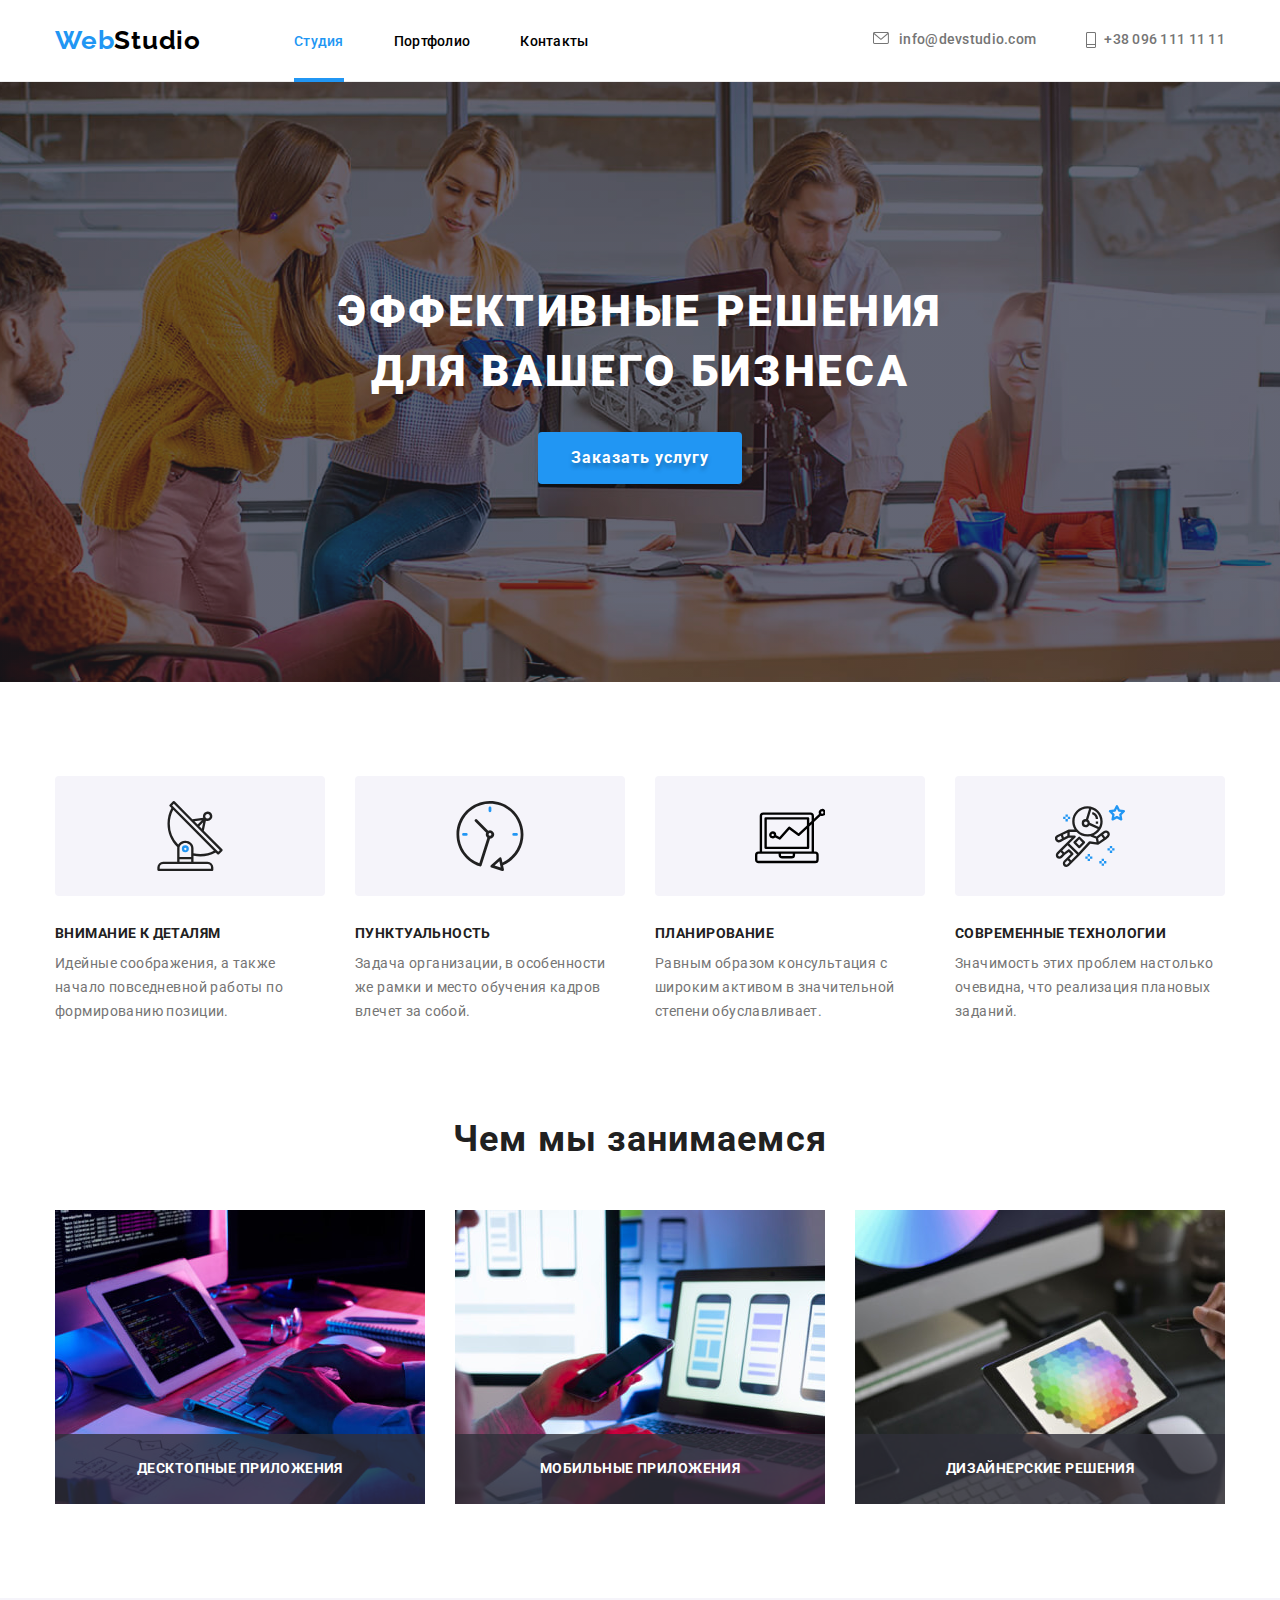
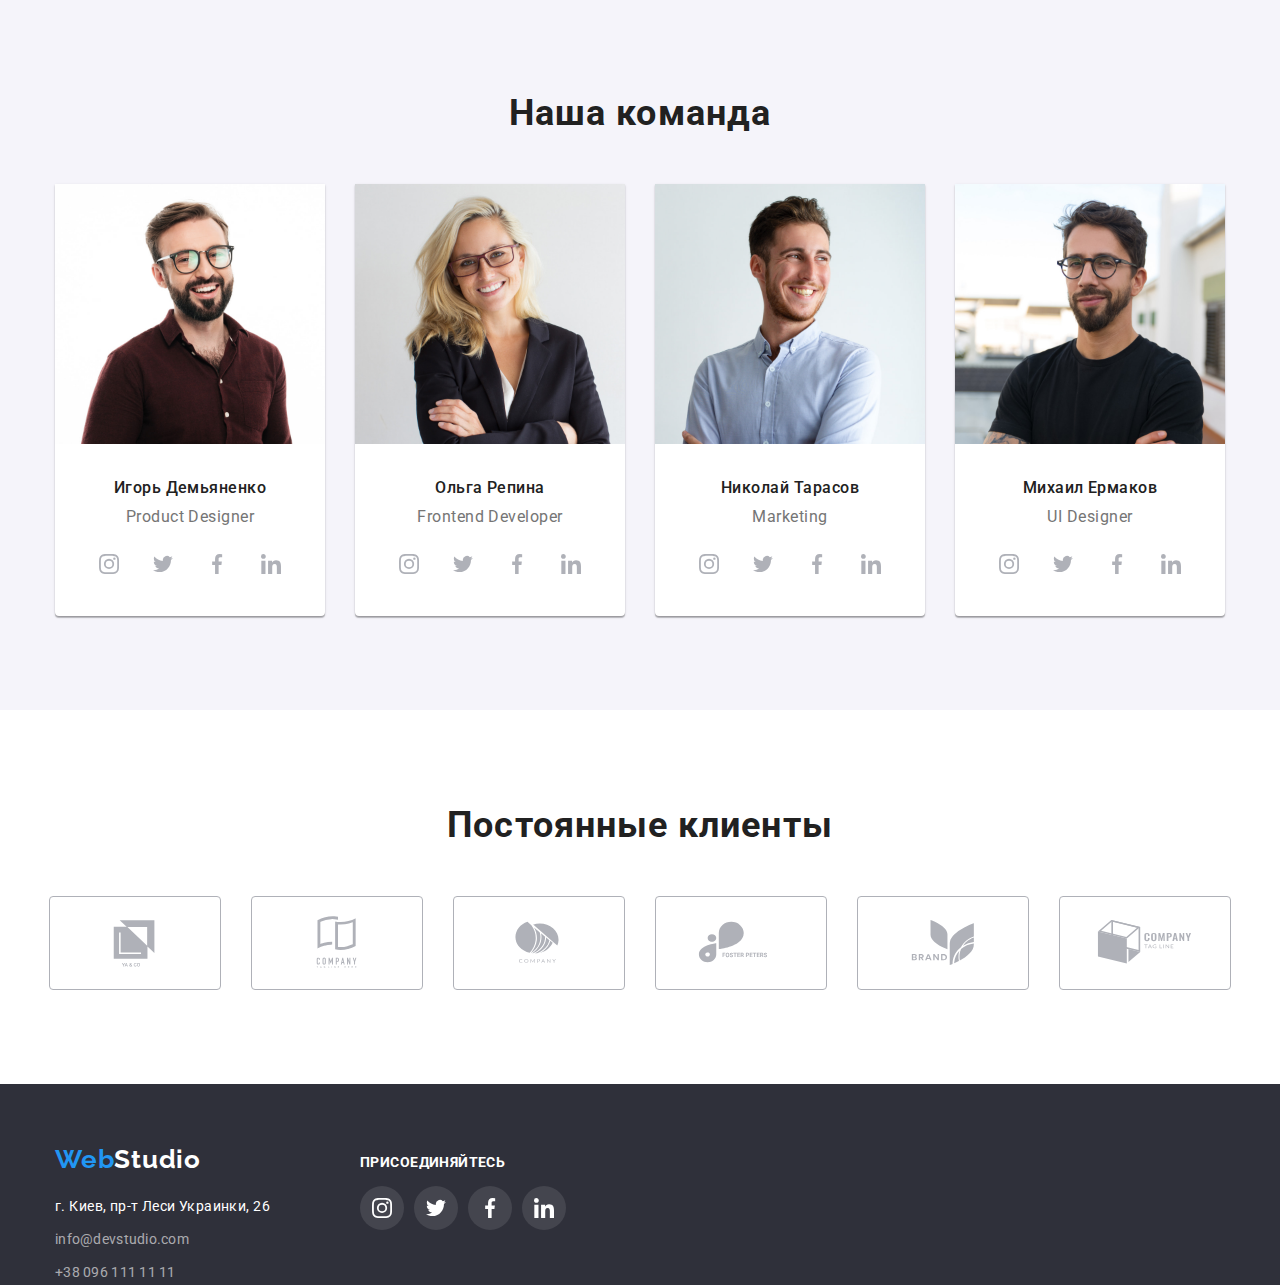
<file: index.html>
<!DOCTYPE html>
<html lang="ru">
  <head>
    <meta charset="UTF-8" />
    <meta http-equiv="X-UA-Compatible" content="IE=edge" />
    <meta name="viewport" content="width=device-width, initial-scale=1.0" />
    <title>Web Studio</title>
    <link
      rel="stylesheet"
      href="https://cdnjs.cloudflare.com/ajax/libs/modern-normalize/1.0.0/modern-normalize.min.css"
    />
    <link rel="preconnect" href="https://fonts.googleapis.com" />
    <link rel="preconnect" href="https://fonts.gstatic.com" crossorigin />
    <link
      href="https://fonts.googleapis.com/css2?family=Raleway:wght@700&family=Roboto:wght@400;500;700;900&display=swap"
      rel="stylesheet"
    />
    <link rel="stylesheet" href="./css/common.css" />
    <link rel="stylesheet" href="./css/styles.css" />
  </head>
  <body class="page">
    <!--Шапка-->

    <header class="page-header">
      <div class="header-container container">
        <nav class="main-nav">
          <a class="logo" href="./index.html">
            Web<span class="logo-color">Studio</span>
          </a>
          <ul class="header-nav list">
            <li class="item">
              <a class="link current navigation-link" href="./index.html"
                >Студия</a
              >
            </li>
            <li class="item">
              <a class="link navigation-link" href="./portfolio.htm"
                >Портфолио</a
              >
            </li>
            <li class="item">
              <a class="link navigation-link" href="./contacts.htm">Контакты</a>
            </li>
          </ul>
        </nav>
        <ul class="list-address list">
          <li class="header-item item">
            <a class="mailto link" href="mailto:info@devstudio.com">
              <svg class="icon-envelope">
                <use href="./sprite.svg#icon-envelope"></use>
              </svg>
              info@devstudio.com</a
            >
          </li>
          <li class="header-item item">
            <a class="tel link" href="tel:380961111111">
              <svg class="icon-vector">
                <use href="./sprite.svg#icon-vector"></use>
              </svg>
              +38 096 111 11 11</a
            >
          </li>
        </ul>
      </div>
    </header>
    <main>
      <!--Hero-->

      <section class="hero-section">
        <div class="overlay">
          <div class="hero-container">
            <h1>Эффективные решения<br />для вашего бизнеса</h1>
            <button type="button" class="primary-btn" data-modal-open>
              Заказать услугу
            </button>
            <div class="backdrop is-hidden" data-modal>
              <div class="modal-wrapper">
                <button class="modal-btn" data-modal-close>
                  <!-- <svg width="" height=""><use href="">
              </use></svg> -->
                </button>
                <form class="modal-form"></form>
              </div>
            </div>
          </div>
        </div>
      </section>

      <!--Qualities-->
      <section class="section">
        <div class="container">
          <h2 class="hidden section-title">Наши качества</h2>
          <ul class="feature-list list">
            <li class="item">
              <div class="features">
                <svg class="feature-icon">
                  <use href="./sprite.svg#icon-antenna-1"></use>
                </svg>
              </div>
              <h3>Внимание к деталям</h3>
              <p>
                Идейные соображения, а также начало повседневной работы по
                формированию позиции.
              </p>
            </li>
            <li class="item">
              <div class="features">
                <svg class="feature-icon">
                  <use href="./sprite.svg#icon-clock-1"></use>
                </svg>
              </div>
              <h3>Пунктуальность</h3>
              <p>
                Задача организации, в особенности же рамки и место обучения
                кадров влечет за собой.
              </p>
            </li>
            <li class="item">
              <div class="features">
                <svg class="feature-icon">
                  <use href="./sprite.svg#icon-comp"></use>
                </svg>
              </div>
              <h3>Планирование</h3>
              <p>
                Равным образом консультация с широким активом в значительной
                степени обуславливает.
              </p>
            </li>
            <li class="item">
              <div class="features">
                <svg class="feature-icon">
                  <use href="./sprite.svg#icon-astronaut-1"></use>
                </svg>
              </div>
              <h3>Современные технологии</h3>
              <p>
                Значимость этих проблем настолько очевидна, что реализация
                плановых заданий.
              </p>
            </li>
          </ul>
        </div>
      </section>
      <!--Work process-->
      <section class="section no-padding gallery">
        <div class="container">
          <h2 class="section-title">Чем мы занимаемся</h2>
          <ul class="list-pic list">
            <li class="item">
              <img
                class="work-process"
                src="./images/box1.jpg"
                alt="Рабочий процесс"
                width="370"
                height="294"
              />
              <p class="work-description">Десктопные приложения</p>
            </li>
            <li class="item">
              <img
                class="work-process"
                src="./images/box2.jpg"
                alt="Веб-дизайн для смартфонов"
                width="370"
                height="294"
              />
              <p class="work-description">Мобильные приложения</p>
            </li>
            <li class="item">
              <img
                class="work-process"
                src="./images/box3.jpg"
                alt="Веб-дизайн для планшетов"
                width="370"
                height="294"
              />
              <p class="work-description">Дизайнерские решения</p>
            </li>
          </ul>
        </div>
      </section>

      <!--Team-->
      <section class="section team">
        <div class="container team">
          <h2 class="section-title">Наша команда</h2>
          <ul class="team-list list">
            <li class="item">
              <img
                class="team-pic"
                src="./images/team-1.jpg"
                alt="Product Designer"
                width="270"
                height="260"
              />
              <div class="team-member">
                <h3>Игорь Демьяненко</h3>
                <p>Product Designer</p>
                <ul class="social-list list">
                  <li class="social-item">
                    <a
                      class="social-link link"
                      href=""
                      target="_blank"
                      rel="noopener noreferrer"
                      aria-label="иконка instagram"
                    >
                      <svg class="social-icon" width="20" height="20">
                        <use href="./sprite.svg#icon-instagram"></use>
                      </svg>
                    </a>
                  </li>
                  <li class="social-item">
                    <a
                      class="social-link link"
                      href=""
                      target="_blank"
                      rel="noopener noreferrer"
                      aria-label="иконка twitter"
                    >
                      <svg class="social-icon" width="20" height="20">
                        <use href="./sprite.svg#icon-twitter"></use>
                      </svg>
                    </a>
                  </li>
                  <li class="social-item">
                    <a
                      class="social-link link"
                      href=""
                      target="_blank"
                      rel="noopener noreferrer"
                      aria-label="иконка facebook"
                    >
                      <svg class="social-icon" width="20" height="20">
                        <use href="./sprite.svg#icon-facebook"></use>
                      </svg>
                    </a>
                  </li>
                  <li class="social-item">
                    <a
                      class="social-link link"
                      href=""
                      target="_blank"
                      rel="noopener noreferrer"
                      aria-label="иконка linkedin"
                    >
                      <svg class="social-icon" width="20" height="20">
                        <use href="./sprite.svg#icon-linkedin"></use>
                      </svg>
                    </a>
                  </li>
                </ul>
              </div>
            </li>
            <li class="item">
              <img
                class="team-pic"
                src="./images/team-2.jpg"
                alt="Frontend Developer"
                width="270"
                height="260"
              />
              <div class="team-member">
                <h3>Ольга Репина</h3>
                <p>Frontend Developer</p>
                <ul class="social-list list">
                  <li class="social-item">
                    <a
                      class="social-link link"
                      href=""
                      target="_blank"
                      rel="noopener noreferrer"
                      aria-label="иконка instagram"
                    >
                      <svg class="social-icon" width="20" height="20">
                        <use href="./sprite.svg#icon-instagram"></use>
                      </svg>
                    </a>
                  </li>
                  <li class="social-item">
                    <a
                      class="social-link link"
                      href=""
                      target="_blank"
                      rel="noopener noreferrer"
                      aria-label="иконка twitter"
                    >
                      <svg class="social-icon" width="20" height="20">
                        <use href="./sprite.svg#icon-twitter"></use>
                      </svg>
                    </a>
                  </li>
                  <li class="social-item">
                    <a
                      class="social-link link"
                      href=""
                      target="_blank"
                      rel="noopener noreferrer"
                      aria-label="иконка facebook"
                    >
                      <svg class="social-icon" width="20" height="20">
                        <use href="./sprite.svg#icon-facebook"></use>
                      </svg>
                    </a>
                  </li>
                  <li class="social-item">
                    <a
                      class="social-link link"
                      href=""
                      target="_blank"
                      rel="noopener noreferrer"
                      aria-label="иконка linkedin"
                    >
                      <svg class="social-icon" width="20" height="20">
                        <use href="./sprite.svg#icon-linkedin"></use>
                      </svg>
                    </a>
                  </li>
                </ul>
              </div>
            </li>
            <li class="item">
              <img
                class="team-pic"
                src="./images/team-3.jpg"
                alt="Marketing"
                width="270"
                height="260"
              />
              <div class="team-member">
                <h3>Николай Тарасов</h3>
                <p>Marketing</p>
                <ul class="social-list list">
                  <li class="social-item">
                    <a
                      class="social-link link"
                      href=""
                      target="_blank"
                      rel="noopener noreferrer"
                      aria-label="иконка instagram"
                    >
                      <svg class="social-icon" width="20" height="20">
                        <use href="./sprite.svg#icon-instagram"></use>
                      </svg>
                    </a>
                  </li>
                  <li class="social-item">
                    <a
                      class="social-link link"
                      href=""
                      target="_blank"
                      rel="noopener noreferrer"
                      aria-label="иконка twitter"
                    >
                      <svg class="social-icon" width="20" height="20">
                        <use href="./sprite.svg#icon-twitter"></use>
                      </svg>
                    </a>
                  </li>
                  <li class="social-item">
                    <a
                      class="social-link link"
                      href=""
                      target="_blank"
                      rel="noopener noreferrer"
                      aria-label="иконка facebook"
                    >
                      <svg class="social-icon" width="20" height="20">
                        <use href="./sprite.svg#icon-facebook"></use>
                      </svg>
                    </a>
                  </li>
                  <li class="social-item">
                    <a
                      class="social-link link"
                      href=""
                      target="_blank"
                      rel="noopener noreferrer"
                      aria-label="иконка linkedin"
                    >
                      <svg class="social-icon" width="20" height="20">
                        <use href="./sprite.svg#icon-linkedin"></use>
                      </svg>
                    </a>
                  </li>
                </ul>
              </div>
            </li>
            <li class="item">
              <img
                class="team-pic"
                src="./images/team-4.jpg"
                alt="UI Designer"
                width="270"
                height="260"
              />
              <div class="team-member">
                <h3>Михаил Ермаков</h3>
                <p>UI Designer</p>
                <ul class="social-list list">
                  <li class="social-item">
                    <a
                      class="social-link link"
                      href=""
                      target="_blank"
                      rel="noopener noreferrer"
                      aria-label="иконка instagram"
                    >
                      <svg class="social-icon" width="20" height="20">
                        <use href="./sprite.svg#icon-instagram"></use>
                      </svg>
                    </a>
                  </li>
                  <li class="social-item">
                    <a
                      class="social-link link"
                      href=""
                      target="_blank"
                      rel="noopener noreferrer"
                      aria-label="иконка twitter"
                    >
                      <svg class="social-icon" width="20" height="20">
                        <use href="./sprite.svg#icon-twitter"></use>
                      </svg>
                    </a>
                  </li>
                  <li class="social-item">
                    <a
                      class="social-link link"
                      href=""
                      target="_blank"
                      rel="noopener noreferrer"
                      aria-label="иконка facebook"
                    >
                      <svg class="social-icon" width="20" height="20">
                        <use href="./sprite.svg#icon-facebook"></use>
                      </svg>
                    </a>
                  </li>
                  <li class="social-item">
                    <a
                      class="social-link link"
                      href=""
                      target="_blank"
                      rel="noopener noreferrer"
                      aria-label="иконка linkedin"
                    >
                      <svg class="social-icon" width="20" height="20">
                        <use href="./sprite.svg#icon-linkedin"></use>
                      </svg>
                    </a>
                  </li>
                </ul>
              </div>
            </li>
          </ul>
        </div>
      </section>

      <!-- Clients -->

      <section class="section clients">
        <div class="clients container">
          <h2 class="section-title">Постоянные клиенты</h2>
          <ul class="clients-list list">
            <li class="client-items">
              <a
                class="client-link"
                href=""
                target="_blank"
                rel="noopener noreferrer"
                aria-label="лого клиента"
                ><svg width="106" height="60">
                  <use href="./sprite.svg#icon-client-1"></use>
                </svg>
              </a>
            </li>
            <li class="client-items">
              <a
                class="client-link"
                href=""
                target="_blank"
                rel="noopener noreferrer"
                aria-label="лого клиента"
                ><svg width="106" height="60">
                  <use href="./sprite.svg#icon-client-2"></use></svg
              ></a>
            </li>
            <li class="client-items">
              <a
                class="client-link"
                href=""
                target="_blank"
                rel="noopener noreferrer"
                aria-label="лого клиента"
                ><svg width="106" height="60">
                  <use href="./sprite.svg#icon-client-3"></use></svg
              ></a>
            </li>
            <li class="client-items">
              <a
                class="client-link"
                href=""
                target="_blank"
                rel="noopener noreferrer"
                aria-label="лого клиента"
                ><svg width="106" height="60">
                  <use href="./sprite.svg#icon-client-4"></use></svg
              ></a>
            </li>
            <li class="client-items">
              <a
                class="client-link"
                href=""
                target="_blank"
                rel="noopener noreferrer"
                aria-label="лого клиента"
                ><svg width="106" height="60">
                  <use href="./sprite.svg#icon-client-5"></use></svg
              ></a>
            </li>
            <li class="client-items">
              <a
                class="client-link"
                href=""
                target="_blank"
                rel="noopener noreferrer"
                aria-label="лого клиента"
                ><svg width="106" height="60">
                  <use href="./sprite.svg#icon-client-6"></use></svg
              ></a>
            </li>
          </ul>
        </div>
      </section>
    </main>
    <!--Подвал-->
    <footer class="footer">
      <div class="footer-container">
        <div class="footer-logo">
          <a class="logo" href="./index.html">
            Web<span class="logo-color">Studio</span>
          </a>
          <address class="address">г. Киев, пр-т Леси Украинки, 26</address>
          <ul class="list-address list">
            <li class="contacts mail">
              <a class="mailto down" href="mailto:info@devstudio.com"
                >info@devstudio.com</a
              >
            </li>
            <li class="contacts tel">
              <a class="tel down" href="tel:380961111111">+38 096 111 11 11</a>
            </li>
          </ul>
        </div>
        <div class="socials-block">
          <p class="text">присоединяйтесь</p>
          <ul class="socials-footer list">
            <li class="social-footer-item">
              <a
                class="social-link-footer link"
                href=""
                target="_blank"
                rel="noopener noreferrer"
                aria-label="иконка instagram"
              >
                <svg class="social-icon" width="20" height="20">
                  <use href="./sprite.svg#icon-instagram"></use>
                </svg>
              </a>
            </li>
            <li class="social-item">
              <a
                class="social-link-footer link"
                href=""
                target="_blank"
                rel="noopener noreferrer"
                aria-label="иконка twitter"
              >
                <svg class="social-icon" width="20" height="20">
                  <use href="./sprite.svg#icon-twitter"></use>
                </svg>
              </a>
            </li>
            <li class="social-item">
              <a
                class="social-link-footer link"
                href=""
                target="_blank"
                rel="noopener noreferrer"
                aria-label="иконка facebook"
              >
                <svg class="social-icon" width="20" height="20">
                  <use href="./sprite.svg#icon-facebook"></use>
                </svg>
              </a>
            </li>
            <li class="social-item">
              <a
                class="social-link-footer link"
                href=""
                target="_blank"
                rel="noopener noreferrer"
                aria-label="иконка linkedin"
              >
                <svg class="social-icon" width="20" height="20">
                  <use href="./sprite.svg#icon-linkedin"></use>
                </svg>
              </a>
            </li>
          </ul>
        </div>
      </div>
    </footer>
    <script src="./js/modal.js"></script>
  </body>
</html>
</file>
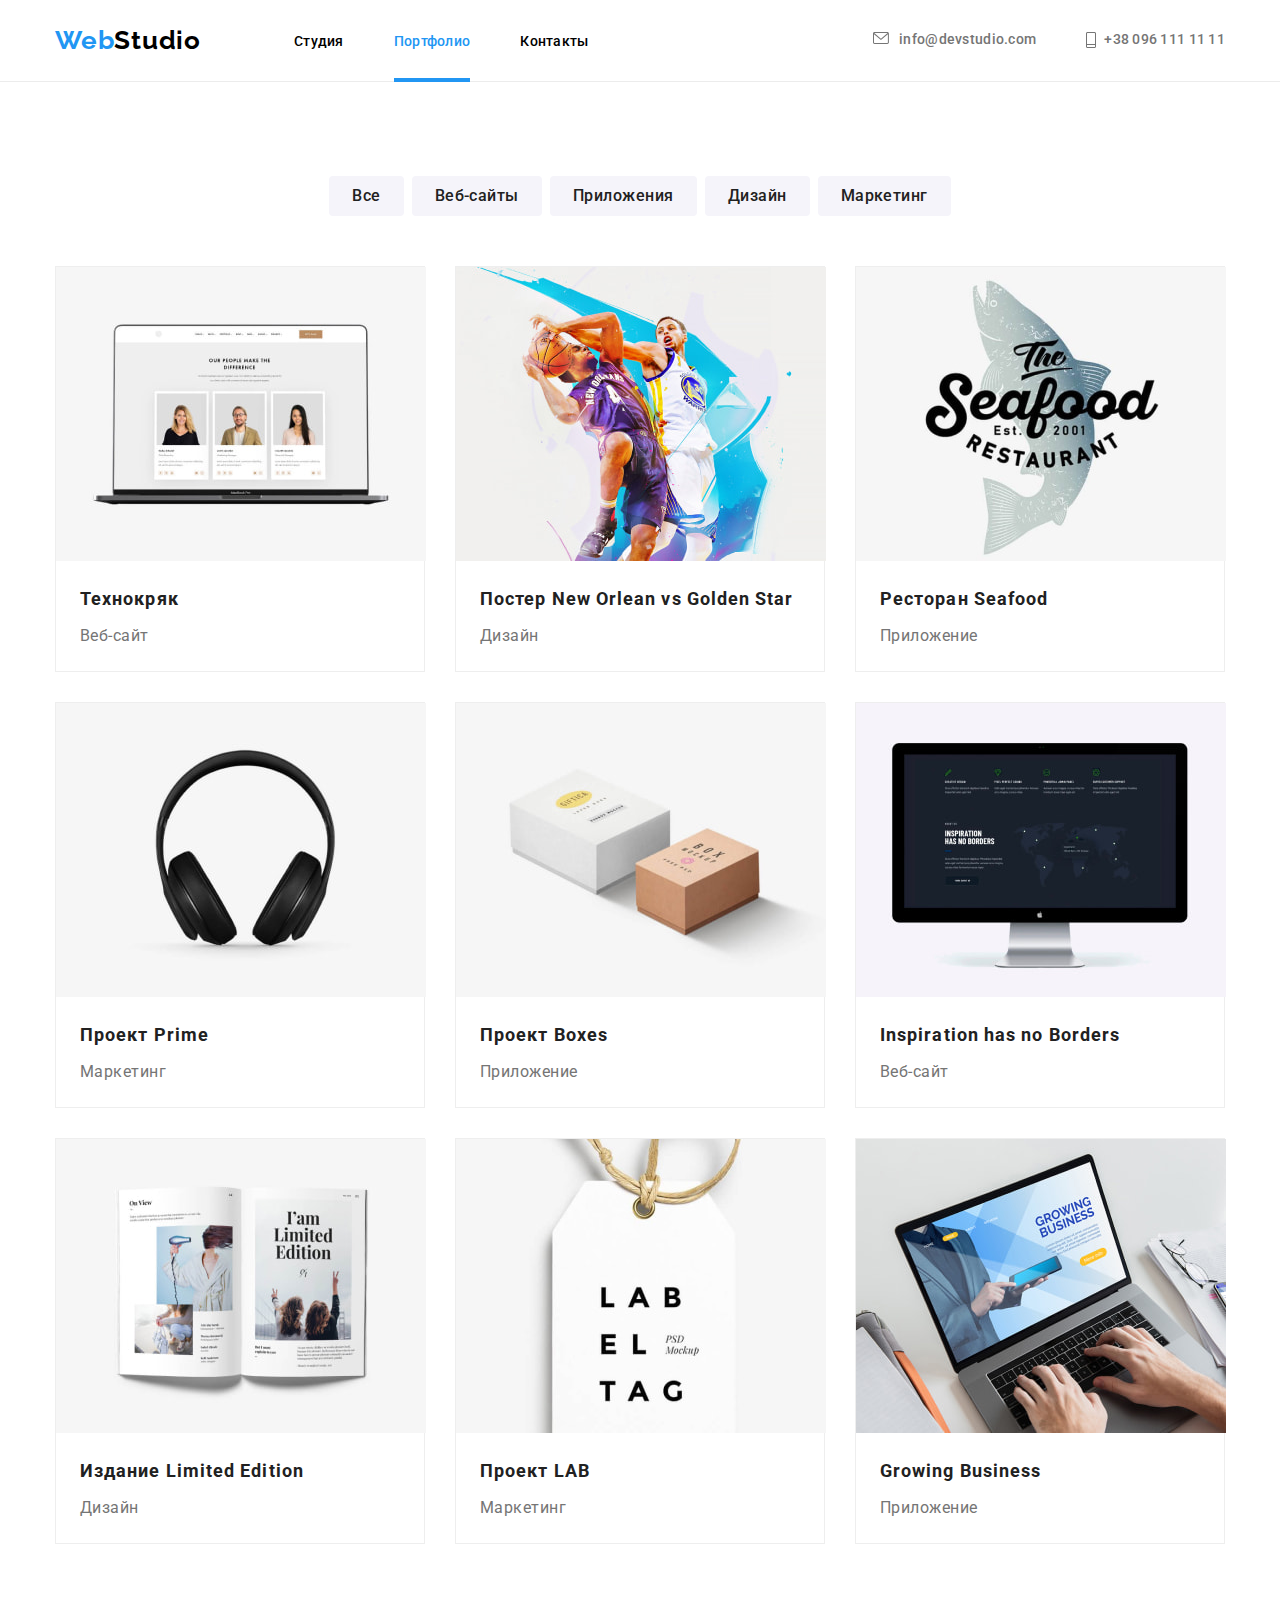
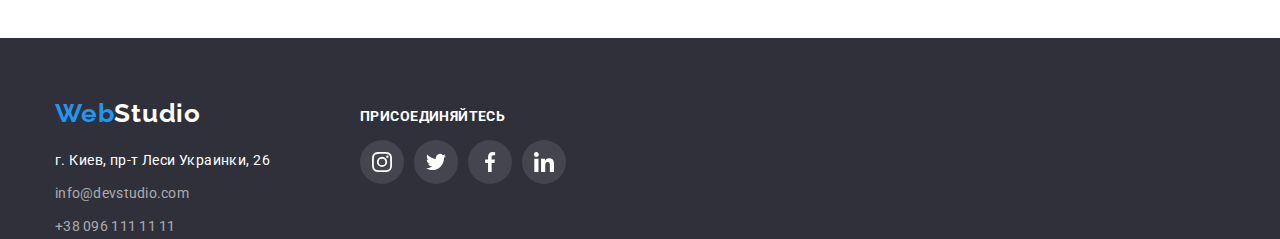
<file: portfolio.htm>
<!DOCTYPE html>
<html lang="en">
  <head>
    <meta charset="UTF-8" />
    <meta http-equiv="X-UA-Compatible" content="IE=edge" />
    <meta name="viewport" content="width=device-width, initial-scale=1.0" />
    <title>Portfolio</title>
    <link
      rel="stylesheet"
      href="https://cdnjs.cloudflare.com/ajax/libs/modern-normalize/1.0.0/modern-normalize.min.css"
    />
    <link rel="preconnect" href="https://fonts.googleapis.com" />
    <link rel="preconnect" href="https://fonts.gstatic.com" crossorigin />
    <link
      href="https://fonts.googleapis.com/css2?family=Raleway:wght@700&family=Roboto:wght@400;500;700;900&display=swap"
      rel="stylesheet"
    />
    <link rel="stylesheet" href="./css/common.css" />
    <link rel="stylesheet" href="./css/styles.css" />
  </head>
  <!--Шапка-->
  <body>
    <header class="page-header">
      <div class="header-container">
        <nav class="main-nav">
          <a class="logo" href="./index.html">
            Web<span class="logo-color">Studio</span>
          </a>
          <ul class="header-nav list">
            <li class="item">
              <a class="link navigation-link" href="./index.html">Студия</a>
            </li>
            <li class="item">
              <a class="link current navigation-link" href="./portfolio.htm"
                >Портфолио</a
              >
            </li>
            <li class="item">
              <a class="link navigation-link" href="./contacts.htm">Контакты</a>
            </li>
          </ul>
        </nav>
        <ul class="list-address list">
          <li class="item">
            <a class="mailto link" href="mailto:info@devstudio.com"
              ><svg class="icon-envelope">
                <use href="./sprite.svg#icon-envelope"></use>
              </svg>
              info@devstudio.com</a
            >
          </li>
          <li class="item">
            <a class="tel link" href="tel:380961111111">
              <svg class="icon-vector">
                <use href="./sprite.svg#icon-vector"></use>
              </svg>
              +38 096 111 11 11</a
            >
          </li>
        </ul>
      </div>
    </header>

    <!--Our works-->
    <main>
      <section>
        <div class="container">
          <ul class="filters list">
            <li class="item"><button type="button" class="btn">Все</button></li>
            <li class="item">
              <button type="button" class="btn">Веб-сайты</button>
            </li>
            <li class="item">
              <button type="button" class="btn">Приложения</button>
            </li>
            <li class="item">
              <button type="button" class="btn">Дизайн</button>
            </li>
            <li class="item">
              <button type="button" class="btn">Маркетинг</button>
            </li>
          </ul>
        </div>
        <div class="container">
          <h1 class="our-works hidden">Наши работы</h1>

          <ul class="work-list list">
            <li class="flex-element">
              <div class="box">
                <img
                  src="./images/work-1.jpg"
                  alt="Технокряк"
                  class="work-pic"
                  width="370"
                  height="294"
                />
                <div class="overlay-box">
                  <p>
                    Ресурс предлагает комплексные предложения с разным уровнем
                    функционала и сервисов. Все это позволит посетителю получить
                    исчерпывающие сведения о компании или частном лице.
                  </p>
                </div>
              </div>

              <div class="element-discription">
                <h2 class="work-title">Технокряк</h2>
                <p class="type-work web">Веб-сайт</p>
              </div>
            </li>
            <li class="flex-element">
              <div class="box">
                <img
                  src="./images/work-2.jpg"
                  alt="Постер New Orlean vs Golden Star"
                  class="work-pic"
                  width="370"
                  height="294"
                />
                <div class="overlay-box">
                  <p>
                    Ресурс предлагает комплексные предложения с разным уровнем
                    функционала и сервисов. Все это позволит посетителю получить
                    исчерпывающие сведения о компании или частном лице.
                  </p>
                </div>
              </div>
              <div class="element-discription">
                <h2 class="work-title">Постер New Orlean vs Golden Star</h2>
                <p class="type-work design">Дизайн</p>
              </div>
            </li>
            <li class="flex-element">
              <div class="box">
                <img
                  src="./images/work-3.jpg"
                  alt="Ресторан Seafood"
                  class="work-pic"
                  width="370"
                  height="294"
                />
                <div class="overlay-box">
                  <p>
                    Ресурс предлагает комплексные предложения с разным уровнем
                    функционала и сервисов. Все это позволит посетителю получить
                    исчерпывающие сведения о компании или частном лице.
                  </p>
                </div>
              </div>
              <div class="element-discription">
                <h2 class="work-title">Ресторан Seafood</h2>
                <p class="type-work app">Приложение</p>
              </div>
            </li>
            <li class="flex-element">
              <div class="box">
                <img
                  src="./images/work-4.jpg"
                  alt="Проект Prime"
                  class="work-pic"
                  width="370"
                  height="294"
                />
                <div class="overlay-box">
                  <p>
                    Ресурс предлагает комплексные предложения с разным уровнем
                    функционала и сервисов. Все это позволит посетителю получить
                    исчерпывающие сведения о компании или частном лице.
                  </p>
                </div>
              </div>
              <div class="element-discription">
                <h2 class="work-title">Проект Prime</h2>
                <p class="type-work marketing">Маркетинг</p>
              </div>
            </li>
            <li class="flex-element">
              <div class="box">
                <img
                  src="./images/work-5.jpg"
                  alt="Проект Boxes"
                  class="work-pic"
                  width="370"
                  height="294"
                />
                <div class="overlay-box">
                  <p>
                    Ресурс предлагает комплексные предложения с разным уровнем
                    функционала и сервисов. Все это позволит посетителю получить
                    исчерпывающие сведения о компании или частном лице.
                  </p>
                </div>
              </div>
              <div class="element-discription">
                <h2 class="work-title">Проект Boxes</h2>
                <p class="type-work app">Приложение</p>
              </div>
            </li>
            <li class="flex-element">
              <div class="box">
                <img
                  src="./images/work-6.jpg"
                  alt="Inspiration has no Borders"
                  class="work-pic"
                  width="370"
                  height="294"
                />
                <div class="overlay-box">
                  <p>
                    Ресурс предлагает комплексные предложения с разным уровнем
                    функционала и сервисов. Все это позволит посетителю получить
                    исчерпывающие сведения о компании или частном лице.
                  </p>
                </div>
              </div>
              <div class="element-discription">
                <h2 class="work-title">Inspiration has no Borders</h2>
                <p class="type-work web">Веб-сайт</p>
              </div>
            </li>
            <li class="flex-element">
              <div class="box">
                <img
                  src="./images/work-7.jpg"
                  alt="Издание Limited Edition"
                  class="work-pic"
                  width="370"
                  height="294"
                />
                <div class="overlay-box">
                  <p>
                    Ресурс предлагает комплексные предложения с разным уровнем
                    функционала и сервисов. Все это позволит посетителю получить
                    исчерпывающие сведения о компании или частном лице.
                  </p>
                </div>
              </div>
              <div class="element-discription">
                <h2 class="work-title">Издание Limited Edition</h2>
                <p class="type-work design">Дизайн</p>
              </div>
            </li>
            <li class="flex-element">
              <div class="box">
                <img
                  src="./images/work-8.jpg"
                  alt="Проект LAB"
                  class="work-pic"
                  width="370"
                  height="294"
                />
                <div class="overlay-box">
                  <p>
                    Ресурс предлагает комплексные предложения с разным уровнем
                    функционала и сервисов. Все это позволит посетителю получить
                    исчерпывающие сведения о компании или частном лице.
                  </p>
                </div>
              </div>
              <div class="element-discription">
                <h2 class="work-title">Проект LAB</h2>
                <p class="type-work marketing">Маркетинг</p>
              </div>
            </li>
            <li class="flex-element">
              <div class="box">
                <img
                  src="./images/work-9.jpg"
                  alt="Growing Business"
                  class="work-pic"
                  width="370"
                  height="294"
                />
                <div class="overlay-box">
                  <p>
                    Ресурс предлагает комплексные предложения с разным уровнем
                    функционала и сервисов. Все это позволит посетителю получить
                    исчерпывающие сведения о компании или частном лице.
                  </p>
                </div>
              </div>
              <div class="element-discription">
                <h2 class="work-title">Growing Business</h2>
                <p class="type-work app">Приложение</p>
              </div>
            </li>
          </ul>
        </div>
      </section>
    </main>
    <!--Подвал-->
    <footer class="footer">
      <div class="footer-container">
        <div class="footer-logo">
          <a class="logo" href="./index.html">
            Web<span class="logo-color">Studio</span>
          </a>
          <address class="address">г. Киев, пр-т Леси Украинки, 26</address>
          <ul class="list-address list">
            <li class="contacts mail">
              <a class="mailto down" href="mailto:info@devstudio.com"
                >info@devstudio.com</a
              >
            </li>
            <li class="contacts tel">
              <a class="tel down" href="tel:380961111111">+38 096 111 11 11</a>
            </li>
          </ul>
        </div>
        <div class="socials-block">
          <p class="text">присоединяйтесь</p>
          <ul class="socials-footer list">
            <li class="social-footer-item">
              <a
                class="social-link-footer link"
                href=""
                target="_blank"
                rel="noopener noreferrer"
                aria-label="иконка instagram"
              >
                <svg class="social-icon" width="20" height="20">
                  <use href="./sprite.svg#icon-instagram"></use>
                </svg>
              </a>
            </li>
            <li class="social-item">
              <a
                class="social-link-footer link"
                href=""
                target="_blank"
                rel="noopener noreferrer"
                aria-label="иконка twitter"
              >
                <svg class="social-icon" width="20" height="20">
                  <use href="./sprite.svg#icon-twitter"></use>
                </svg>
              </a>
            </li>
            <li class="social-item">
              <a
                class="social-link-footer link"
                href=""
                target="_blank"
                rel="noopener noreferrer"
                aria-label="иконка facebook"
              >
                <svg class="social-icon" width="20" height="20">
                  <use href="./sprite.svg#icon-facebook"></use>
                </svg>
              </a>
            </li>
            <li class="social-item">
              <a
                class="social-link-footer link"
                href=""
                target="_blank"
                rel="noopener noreferrer"
                aria-label="иконка linkedin"
              >
                <svg class="social-icon" width="20" height="20">
                  <use href="./sprite.svg#icon-linkedin"></use>
                </svg>
              </a>
            </li>
          </ul>
        </div>
      </div>
    </footer>
  </body>
</html>
</file>
<file: css/common.css>
:root {
  --primary-text-color: #212121;
  --secondary-text-color: #757575;
  --accent-color: #2196f3;
  --white-color: #ffffff;
  --black-color: #000000;
  --secondary-bgc: #2f303a;
}

/*
    color: #2F303A темно серый фон
    #ECECEC -сероватый фон
    #212121 - почти черный текст
    #000000 - чисто черный
    #2196F3 синий акцент
    #757575 - срене сперый
    #FFFFFF - белый

*/

body {
  background-color: var(--white-color);
  color: var(--primary-text-color);
  font-family: "Roboto", sans-serif;
}

.list {
  margin-top: 0;
  margin-bottom: 0;

  list-style: none;
}
h1,
h2,
h3,
p,
ul {
  margin: 0;
  padding: 0;
}

/* Header */
.page-header {
  background-color: var(--white-color);
  border-bottom: 1px solid #ececec;
}
.header-container {
  margin-left: auto;
  margin-right: auto;

  padding-left: 15px;
  padding-right: 15px;
  width: 1200px;

  justify-content: space-between;
  display: flex;
}

.main-nav {
  display: flex;
}

.page-header .logo {
  margin-top: 25px;
  margin-bottom: 25px;
  margin-right: 93px;

  color: var(--accent-color);
  text-decoration: none;
  font-weight: 700;
  font-family: "Raleway", sans-serif;
  font-size: 26px;
  line-height: 1.19;
  letter-spacing: 0.03em;
}

.logo-color {
  color: var(--black-color);
}

.header-nav.list {
  display: flex;
  align-items: center;
  margin-bottom: 0;
  margin-top: 0;

  font-style: normal;
  font-weight: 500;
  font-size: 14px;
  line-height: 1.14;
  letter-spacing: 0.02em;

  color: var(--primary-text-color);
}
.header-nav.list .item + .item {
  margin-left: 50px;
}
.list-address.list.list .item + .item {
  margin-left: 50px;
}

.header-nav .link {
  display: block;
  padding-top: 32px;
  padding-bottom: 32px;
margin-bottom: -3px;
  color: var(--black-color);
  text-decoration: none;

  transition-property: color;
  transition-duration: 250ms;
  transition-timing-function: cubic-bezier(0.4, 0, 0.2, 1);
}

.header-nav .link.current {
  color: var(--accent-color);

  transition-property: color;
  transition-duration: 250ms;
  transition-timing-function: cubic-bezier(0.4, 0, 0.2, 1);
}

.current.navigation-link {
  position: relative;
}
.current.navigation-link::after {
position: absolute;
bottom: 0;
left: 0;

content: '';
display: block;
width: 100%;
height: 4px;

background-color: var(--accent-color);

transition-property: background-color;
transition-duration: 250ms;
transition-timing-function: cubic-bezier(0.4, 0, 0.2, 1);

}

.list-address.list {
  display: flex;
  align-items: center;
  padding-left: 0;
}
.header .list-address.list {
  padding-left: 50px;
}
.list-address.list .item {
  display: block;
  padding-top: 32px;
  padding-bottom: 32px;
}
.mailto,
.tel {
  margin-top: 0;
  margin-bottom: 0;
  /* padding-top: 20px;padding-bottom: 20px; */

  font-weight: 500;
  font-size: 14px;
  line-height: 1.14;
  letter-spacing: 0.02em;

  text-decoration: none;

  color: var(--secondary-text-color);
  
}
}
/* icons contacts */

.list-adress.item {
  display: flex;
}

.mailto,
.tel {
  display: flex;
  fill: #757575;
  transition-property: fill;
  transition-duration: 250ms;
  transition-timing-function: cubic-bezier(0.4, 0, 0.2, 1);
}

.icon-envelope{
  width: 16px;
  height: 12px;
  
  margin-right: 10px;
}

.icon-vector {
  width: 10px;
  height: 16px;
  margin-right: 8px;
}


.mailto:hover,
.mailto:focus,
.tel:hover,
.tel:focus {
  fill: var(--accent-color);
  
}

/* Footer */

.footer {
  background-color: var(--secondary-bgc);
}
.footer .logo-color {
  color: var(--white-color);
}
.address {
  color: var(--white-color);
  font-style: normal;
  font-size: 14px;
  line-height: 1.71;
  letter-spacing: 0.03em;
}

.mailto.down,
.tel.down {
  font-weight: 400;
  font-size: 14px;
  line-height: 1.71;

  color: rgba(255, 255, 255, 0.6);
}
.header-nav .link:hover,
.header-nav .link:focus,
.mailto:focus,
.mailto:hover,
.tel:hover,
.tel:focus,
.list-address:hover,
.list-address:focus {
  color: var(--accent-color);
  
}

.footer {
  padding-top: 60px;
  padding-bottom: 0px;
  display: flex;
}
.footer-container {
  display: flex;
  margin: 0 auto;
  margin-left: auto;
  margin-right: auto;

  padding-left: 15px;
  padding-right: 15px;
  width: 1200px;
}
.footer .logo {
  margin-bottom: 20px;
  display: block;
  color: var(--accent-color);
  text-decoration: none;
  font-weight: 700;
  font-family: "Raleway", sans-serif;
  font-size: 26px;
  line-height: 1.19;
  letter-spacing: 0.03em;
}

.footer .list-address.list {
  display: block;
}
.address {
  margin-bottom: 9px;
}
.contacts.mail {
  margin-bottom: 9px;
}
.socials-block {
  padding-top: 10px;
  padding-left: 90px;
}

.socials-block .text {
  display: block;
  text-transform: uppercase;
  color: #ffffff;
  font-weight: 700;
  font-size: 14px;
  line-height: 16px;
  letter-spacing: 0.03em;
}
.socials-footer {
  display: flex;
  padding-right: 0;
  padding-left: 0;
  padding-top: 16px;
  justify-content: center;
}

.social-footer-item:not(:last-child) {
  margin-right: 10px;
}
.social-link-footer {
  display: flex;
  width: 44px;
  height: 44px;
  border-radius: 50%;
  align-items: center;
  justify-content: center;
  fill: #FFFFFF;
  background-color: rgba(255, 255, 255, 10%);

  transition-property: background-color, fill;
  transition-duration: 250ms;
  transition-timing-function: cubic-bezier(0.4, 0, 0.2, 1);
}

.social-link-footer:hover,
.social-link-footer:focus {
  background-color: var(--accent-color);
  fill: white;
  
}
</file>
<file: css/styles.css>
/* colors for check

 .section:nth-child(odd) {
  background-color: lightgrey;
}
.section:nth-child(even) {
  background-color: teal;
}
.section {
  outline: 1px solid tomato;
}
.container {
  outline: 1px solid tomato;
}

.section-title {
  outline: 1px solid tomato;
}
.contacts {
  outline: 1px solid tomato;
}
.header-container {
  outline: 1px solid tomato;
}
.footer .container,
.header-nav.list > li {
  outline: 1px solid tomato;
}
.header-nav.list .item {
  background-color: tomato;
}
.list-address.list .link {
  background-color: tomato;
}
.flex-element {
  
  background-color: tomato;
  outline: 1px solid tomato;
} 
.features {

  outline: 1px solid blue;
}
.feature-icon {

  outline: 1px solid red;
}
.clients-list {
outline: 1px solid red;
}
.client-link {
outline: 1px solid red;}

.clients-list {

outline: 1px solid red;

}
.overlay {outline: 1px solid tomato; }
.client-link {
outline: 1px solid red;}  

.socials-block .text {
  outline: 1px solid yellow;
}
.socials-footer {
  
  outline: 1px solid blue;
} */

/* Hero */

.overlay {
  max-width: 1600px;
  height: 600px;
  margin-left: auto;
  margin-right: auto;
  background: linear-gradient(
      to right,
      rgba(47, 48, 58, 0.4),
      rgba(47, 48, 58, 0.4)
    ),
    url(../images/head.png);
  background-position: center;
  background-size: cover;
  padding-left: 15px;
  padding-right: 15px;
}

.hero-section {
  padding-top: 0px;
  padding-bottom: 0px;

  background-color: var(--secondary-bgc);

  text-align: center;
}
.hero-container {
  margin-left: auto;
  margin-right: auto;
  padding-left: 15px;
  padding-right: 15px;
  width: 1200px;
}

.hero-section h1 {
  padding-top: 200px;

  margin-bottom: 30px;

  font-weight: 900;
  font-size: 44px;
  line-height: 1.36;
  letter-spacing: 0.06em;
  text-transform: uppercase;

  color: var(--white-color);
}

.section {
  padding-top: 94px;
  padding-bottom: 94px;
}

.section.no-padding {
  padding-top: 0;
}
.container {
  margin-left: auto;
  margin-right: auto;
  padding-left: 15px;
  padding-right: 15px;
  width: 1200px;
}
/* Modal form */

.backdrop {
  position: fixed;
  top: 0;
  left: 0;
  width: 100%;
  height: 100%;
  background-color: rgba(0, 0, 0, 0.2);
   
  transition-property: opacity, visibility;
  transition-duration: 250ms;
  transition-timing-function: cubic-bezier(0.4, 0, 0.2, 1); 
}

.backdrop.is-hidden {
  opacity: 0;
  visibility: hidden;
  pointer-events: none;
  
}

.modal-wrapper {
  position: absolute;

  top: 50%;
  left: 50%;
  transform: translate(-50%, -50%);
  width: 528px;
  height: 581px;
  border-radius: 4px;
  background-color: #ffffff;

  /* transition-property: background-color;
  transition-duration: 250ms;
  transition-timing-function: cubic-bezier(0.4, 0, 0.2, 1);  */
}
.modal-btn {
  position: absolute;
  top: 8px;
  right: 8px;

  display: flex;
  align-items: center;
  justify-content: center;

  width: 30px;
  height: 30px;
  padding: 0;

  cursor: pointer;
  border-radius: 50%;
  background-color: #fff;
  background-image: url(../icons/close.png);
}

/* Button */

.primary-btn {
  padding: 10px 32px;

  border-radius: 4px;
  text-shadow: 0px 4px 4px rgba(0, 0, 0, 0.25);
  min-width: 200px;
  border: 1px solid transparent;
  box-shadow: 0px 4px 4px rgba(0, 0, 0, 0.15);

  background-color: var(--accent-color);
  color: var(--white-color);
  cursor: pointer;

  font-weight: 700;
  font-size: 16px;
  line-height: 1.88;
  letter-spacing: 0.06em;
}


.btn {
  display: inline-block;
  padding: 6px 22px;
  border-radius: 4px;
  border: 1px solid transparent;
  margin-right: 0;

  background-color: #f5f4fa;
  color: var(--primary-text-color);
  font-family: "Roboto";
  font-weight: 500;
  font-size: 16px;
  line-height: 1.62;
  text-align: center;
  letter-spacing: 0.03em;

  transition-property: background-color, color;
  transition-duration: 250ms;
  transition-timing-function: cubic-bezier(0.4, 0, 0.2, 1);
}
.filters.list li.item:nth-child(-n + 4) {
  margin-right: 8px;
}

.btn:hover,
.btn:focus {
  background-color: var(--accent-color);
  color: var(--white-color);
  cursor: pointer;
}

/* Sections */

.hidden {
  display: none;
}

.section-title {
  margin-top: 0;
  margin-bottom: 0;

  font-weight: 700;
  font-size: 36px;
  line-height: 1.17;
  text-align: center;
  letter-spacing: 0.03em;

  color: var(--primary-text-color);
}
/* Qualities */

.features {
  display: flex;
  height: 120px;
  width: 270px;
  background-color: #f5f4fa;
  /* background-size: contain; 
  background-repeat: no-repeat;
  background-position: center; */
  justify-content: center;
  align-items: center;
  border-radius: 4px;
  /* box-shadow: 0px 2px 4px #787373; */
}
.feature-icon {
  /* display: inline-block; */
  height: 70px;
  width: 70px;
  background-color: #f5f4fa;

  /* background-size: contain; 
  background-repeat: no-repeat;
  background-position: center;  */
}

/* .feature-list .icon::before {
  content: '';
  display: inline-block;
  height: 120px;
  width: 270px;
  background-color: #F5F4FA;
  /* outline: 1px solid red; 
  background-size: 70px;
  background-repeat: no-repeat;
  background-position: center;

  ;
}
.icon-antenna::before {background-image: url(../images/antenna-1.svg);}
.icon-clock::before {ackground-image: url(../images/clock-1.svg);}
.icon-vector::before {
  background-image: url(../images/comp.svg);
}
.icon-astronaut::before {
  background-image: url(../images/astronaut-1.svg);
} */

.container h2 {
  margin-top: 0;
  margin-bottom: 50px;
}

.list h3 {
  margin-top: 0;
  margin-bottom: 10px;

  font-weight: 700;
  font-size: 14px;
  line-height: 1.14;
  letter-spacing: 0.03em;
  text-transform: capitalize;

  color: var(--primary-text-color);
}
.feature-list.list h3 {
  text-transform: uppercase;
  margin-top: 30px;
}

.feature-list {
  display: flex;
  padding-left: 0;
}

.feature-list .item {
  width: 270px;
  margin-right: 30px;
}
.feature-list .item:nth-child(4n) {
  margin-right: 0;
}

.feature-list p {
  margin-top: 0;
  margin-bottom: 0;

  font-size: 14px;
  line-height: 1.71;
  letter-spacing: 0.03em;
  color: var(--secondary-text-color);
}

/* Work process */

.list-pic {
  display: flex;
  padding-left: 0;
  padding-right: 0;
  justify-content: space-between;
}

.list-pic .item {
  margin-right: 30px;
  height: 294px;
}
.list-pic .item:last-child {
  margin-right: 0;
}
.gallery .item {
  position: relative;
}
.gallery .work-description {
  position: absolute;
  bottom: 0;
  left: 0;

  display: block;
  width: 100%;
  height: 70px;
  padding: 27px 0;
  /* text-align: center; */
  /* justify-content: center; */

  font-weight: 700;
  font-size: 14px;
  line-height: 1.14;
  text-align: center;
  letter-spacing: 0.03em;
  text-transform: uppercase;

  color: #ffffff;

  background-color: rgba(47, 48, 58, 0.8);
}

/* Team */

.section.team {
  background-color: #f5f4fa;
}
.team-list {
  display: flex;
  padding-left: 0;
  padding-right: 0;
  justify-content: space-around;
}
.team-list .item:nth-child(4n) {
  margin-right: 0;
}
.team-list .item {
  margin-right: 30px;
}

.team-list h3 {
  font-weight: 500;
  font-size: 16px;
  line-height: 1.19;
  text-align: center;
  letter-spacing: 0.03em;

  color: var(--primary-text-color);
}
.team-list .item {
  background-color: var(--white-color);
  box-shadow: 0px 1px 3px rgba(0, 0, 0, 0.12), 0px 1px 1px rgba(0, 0, 0, 0.14),
    0px 2px 1px rgba(0, 0, 0, 0.2);
  border-radius: 0px 0px 4px 4px;
}

.team-list p {
  font-style: normal;
  font-size: 16px;
  line-height: 1.19;

  text-align: center;
  letter-spacing: 0.03em;

  color: var(--secondary-text-color);
}
.team-member {
  padding-top: 30px;
  padding-bottom: 30px;
}

/* Team icon */
.social-list {
  display: flex;
  padding-right: 32px;
  padding-left: 32px;
  /* padding-bottom: 30px;  */
  padding-top: 16px;
  justify-content: center;
}

.social-item:not(:last-child) {
  margin-right: 10px;
}
.social-link {
  display: flex;
  width: 44px;
  height: 44px;
  border-radius: 50%;
  align-items: center;
  justify-content: center;

  background-color: transparent;
  fill: #afb1b8;

  transition-property: background-color, fill;
  transition-duration: 250ms;
  transition-timing-function: cubic-bezier(0.4, 0, 0.2, 1);
}
.social-link:hover,
.social-link:focus {
  background-color: var(--accent-color);
  fill: white;
  
}
/* Clients */

.clients-list {
  display: flex;
  justify-content: center;
}
.client-link {
  display: flex;

  width: 170px;
  height: 92px;
  justify-content: center;
  align-items: center;
  fill: #afb1b8;

  transition-property: fill;
  transition-duration: 250ms;
  transition-timing-function: cubic-bezier(0.4, 0, 0.2, 1);
}
.client-items {
  border: 1px solid #afb1b8;
  border-radius: 4px;

  transition-property: border;
  transition-duration: 250ms;
  transition-timing-function: cubic-bezier(0.4, 0, 0.2, 1);
}

.client-items:not(:last-child) {
  margin-right: 30px;
}
.client-items:hover,
.client-items:focus {
  border: 1px solid var(--accent-color);
  
}

.client-link:hover,
.client-link:focus {
  fill: var(--accent-color);
  
}

/*  Our works Portfolio */
section {
  padding-top: 94px;
  padding-bottom: 94px;
}

.work-container {
  width: 1200px;
  padding-left: 15px;
  padding-right: 15px;
}
.filters {
  margin-bottom: 50px;
  display: flex;
  justify-content: center;
  cursor: pointer;
}

.element-discription {
  padding-top: 20px;
  padding-bottom: 20px;
  padding-right: 24px;
  padding-left: 24px;
  
}
.work-list {
  display: flex;
  flex-wrap: wrap;

  padding-left: 0;
  padding-right: 0;
}

/* .work-container ul {
    
   padding-inline-start: 0px;} */

.work-list .work-title {
  margin-bottom: 4px;

  font-weight: 700;
  font-size: 18px;
  line-height: 2;

  letter-spacing: 0.06em;

  color: var(--primary-text-color);
}

.work-list .type-work {
  font-family: "Roboto";
  font-style: normal;
  font-weight: 400;
  font-size: 16px;
  line-height: 1.88;

  letter-spacing: 0.03em;

  color: var(--secondary-text-color);
}
.work-container {
  width: 1200px;

  margin-left: auto;
  margin-right: auto;
}
.flex-element {
  width: 370px;
  margin-right: 30px;
  margin-bottom: 30px;

  background: var(--white-color);
  border: 1px solid #eeeeee;
  box-sizing: border-box;

  transition-property: box-shadow;
  transition-duration: 250ms;
  transition-timing-function: cubic-bezier(0.4, 0, 0.2, 1);

  
}
.flex-element:hover,
.flex-element:focus {
  box-shadow: 0px 1px 1px rgba(0, 0, 0, 0.12), 
  0px 4px 4px rgba(0, 0, 0, 0.06), 
  1px 4px 6px rgba(0, 0, 0, 0.16);

  cursor: pointer;
}

.flex-element:nth-child(3n) {
  margin-right: 0;
}

.flex-element:nth-last-child(-n + 3) {
  margin-bottom: 0;
}

.filters .btn:hover,
.filters .btn:focus {
  background-color: var(--accent-color);
  color: var(--white-color);
  cursor: pointer;
  box-shadow: 0px 2px 2px grey;

}

/* Декоративный оверлей */

.box {
  position: relative;
  width: 370px;
  height: 294px;
  margin: 0;

  background-color: transparent;
 overflow: hidden;
}

.flex-element:hover .overlay-box {
transform: translateY(0);
}

.overlay-box {
  position: absolute;
  bottom: 0;
  left: 0;
  width: 100%;
  height: 100%;

  text-align: start;
   padding: 63px 24px;
  background-color: #2196F3;
  transform: translateY(100%);
  transition: transform 250ms cubic-bezier(0.4, 0, 0.2, 1);

}
.overlay-box p {
font-weight: 400;
font-size: 18px;
line-height: 1.56;

letter-spacing: 0.03em;

color: #FFFFFF;


}
</file>
